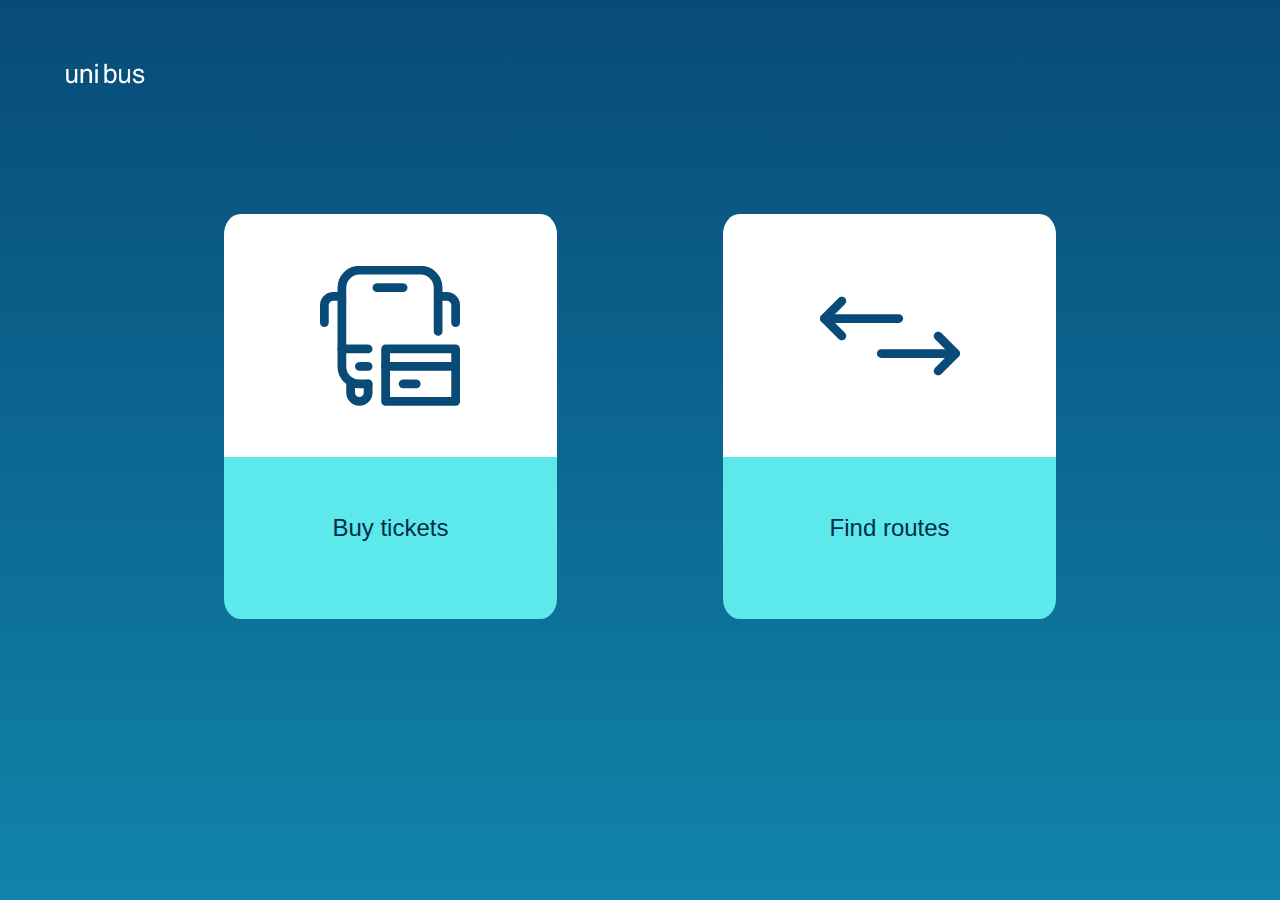
<file: index.html>
<!DOCTYPE html>
<html>
<head>
	<title>Unibus Prototype</title>
	<link rel='stylesheet' type='text/css' href='styles.css'/>
</head>
<body>
	<header id='banner'>
		<a href='index.html'>
			<div id='logo'>
			</div>
		</a>
		<div id='homeSelection'>
			<div id='buyTickets'>
				<a href='tickets.html'>
					<div class='selectTop' id='ticketImage'>
					</div>
					<div class='selectBottom'>
						<h2>Buy tickets</h2>
					</div>
				</a>
			</div>
			<div id='findRoute'>
				<div class='selectTop' id='routeImage'>
				</div>
				<div class='selectBottom'>
					<h2>Find routes</h2>
				</div>
			</div>

		</div>
	</header>
</body>
</html>
</file>
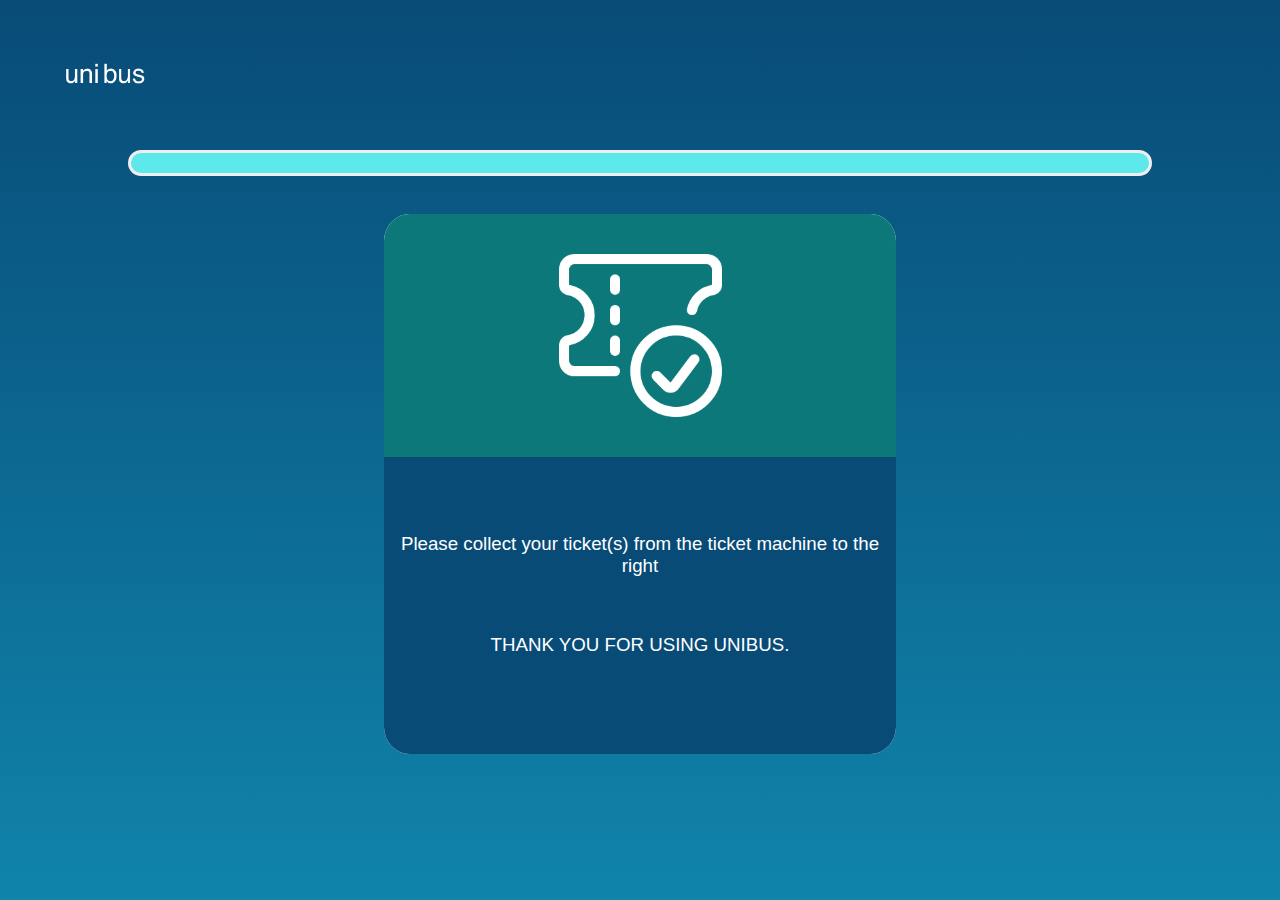
<file: Confirmation.html>
<!DOCTYPE html>
<html>
<head>
	<title>Unibus Prototype</title>
	<link rel='stylesheet' type='text/css' href='styles.css'/>
</head>
<body>
	<header id='banner'>
		<a href='index.html'>
			<div id='logo'>
			</div>
		</a>

		<div id="progressbar4">
  			<div></div>
		</div>
		<div id='confirmedContainer'>
			<div id='confirmed'>
				<div id='confirmedTop'>
					<div id='confirmedIcon'>
					</div>
				</div>
				<div id='confirmedBottom'>
					<h3>Please collect your ticket(s) from the ticket machine to the right</h3>
					<h3 class='confirmTitle'>Thank you for using UNIBUS.</h3>
				</div>
			</div>
		</div>
	</header>
</body>
</html>
</file>
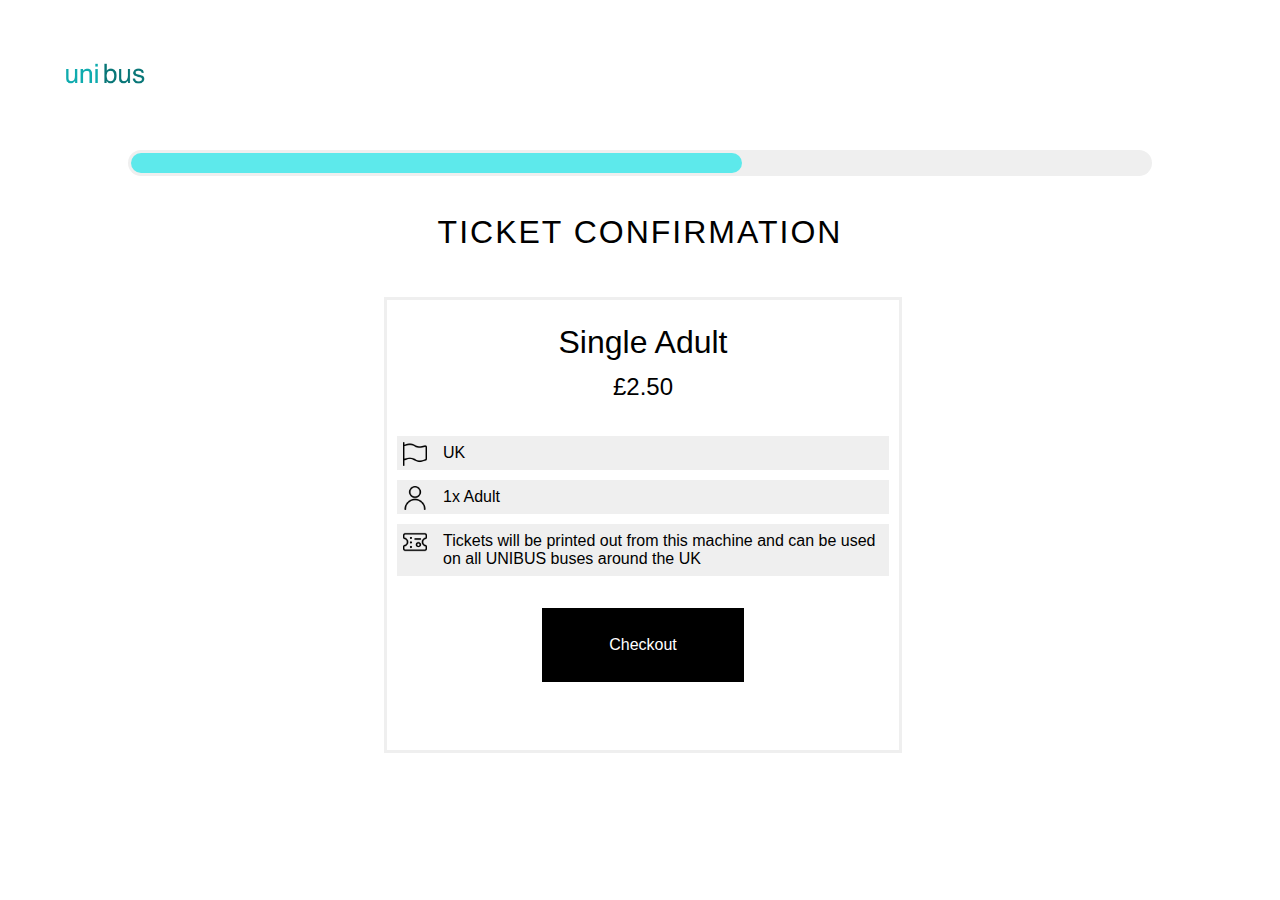
<file: SingleAdultTicket.html>
<!DOCTYPE html>
<html>
<head>
	<title>Unibus Prototype</title>
	<link rel='stylesheet' type='text/css' href='styles.css'>
</head>
<body>
	<header>
		<a href='index.html'>
			<div id='logo2'>
			</div>
		</a>

		<div id="progressbar3">
  			<div></div>
		</div>

		<h1 class='ticketHeadings'>Ticket Confirmation</h1>

		<div class='confirmation'>
			<div class='confirmationForm'>
				<div class='confirmUpper'>
					<h1>Single Adult</h1>
					<h2>£2.50</h2>
				</div>
				<div class='confirmLower'>
					<div class='confirmInfo'>
						<div class='iconImg' id='flagIcon'>
						</div>
						<h4>UK</h4>
					</div>
					<div class='confirmInfo'>
						<div class='iconImg' id='userIcon'>
						</div>
						<h4>1x Adult</h4>
					</div>
					<div class='confirmInfo'>
						<div class='iconImg' id='ticketIcon'>
						</div>
						<h4>Tickets will be printed out from this machine and can be used on all UNIBUS buses around the UK</h4>
					</div>
					<div class='checkoutHolder'>
						<a href='Confirmation.html'>
							<div class='checkoutButton'>
								Checkout
							</div>
						</a>
					</div>
				</div>
			</div>
		</div>
	</header>
</body>
</html>
</file>
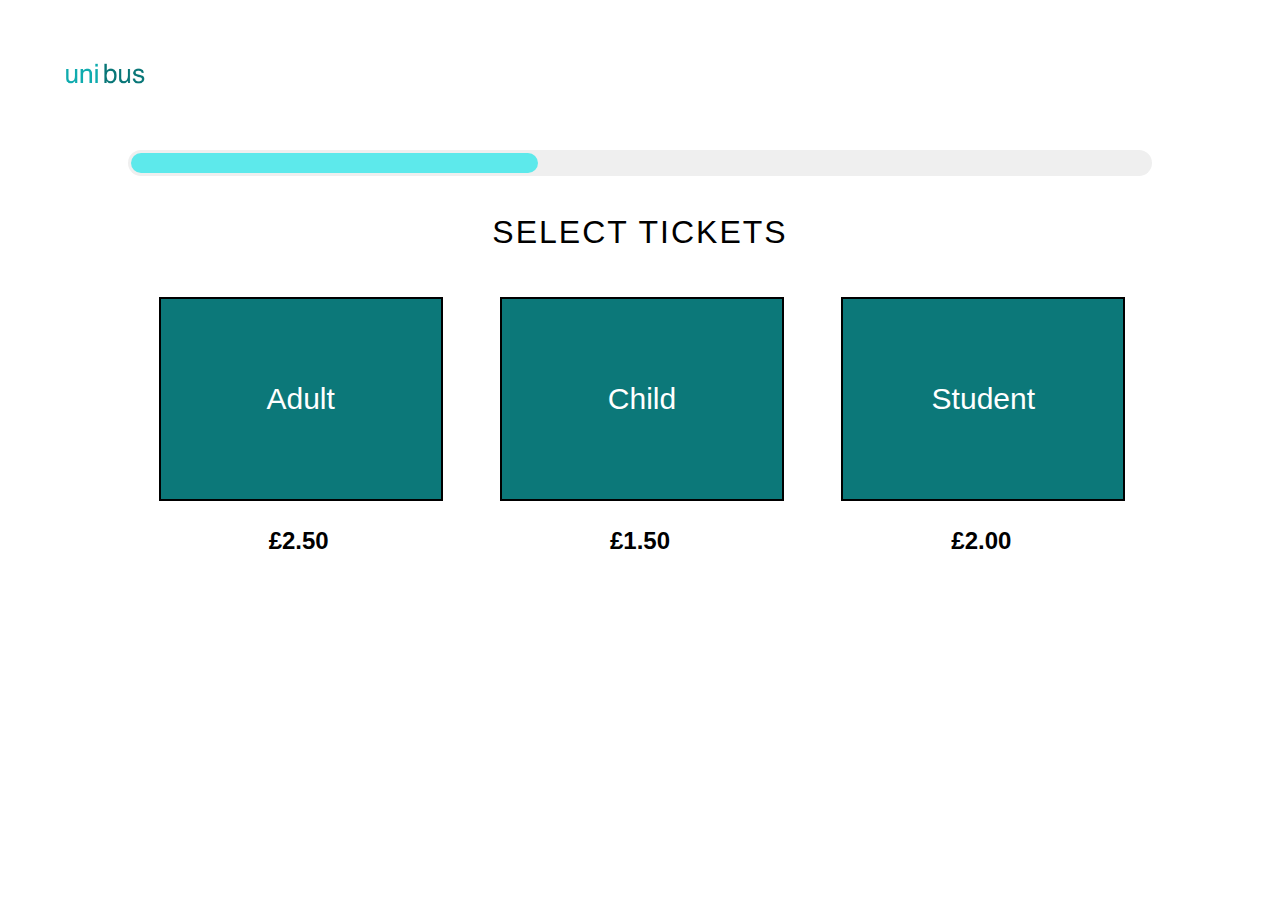
<file: SingleTicket.html>
<!DOCTYPE html>
<html>
<head>
	<title>Unibus Prototype</title>
	<link rel='stylesheet' type='text/css' href='styles.css'>
</head>
<body>
	<header>
		<a href='index.html'>
			<div id='logo2'>
			</div>
		</a>

		<div id="progressbar2">
  			<div></div>
		</div>

		<h1 class='ticketHeadings'>Select tickets</h1>
		<div class='container'>
			<div class='left innerContainer'>
				<a href='SingleAdultTicket.html'>
					<div class='innerContent'>
						<h4>Adult</h4>
					</div>
				</a>
				<div class='innerText single'>
					<h2>£2.50</h2>
				</div>
			</div>
			<div class='middle innerContainer'>
				<div class='innerContent'>
					<h4>Child</h4>
				</div>
				<div class='innerText single'>
					<h2>£1.50</h2>
				</div>
			</div>
			<div class='right innerContainer'>
				<div class='innerContent'>
					<h4>Student</h4>
				</div>
				<div class='innerText single'>
					<h2>£2.00</h2>
				</div>
			</div>
		</div>
	</header>
</body>
</html>
</file>
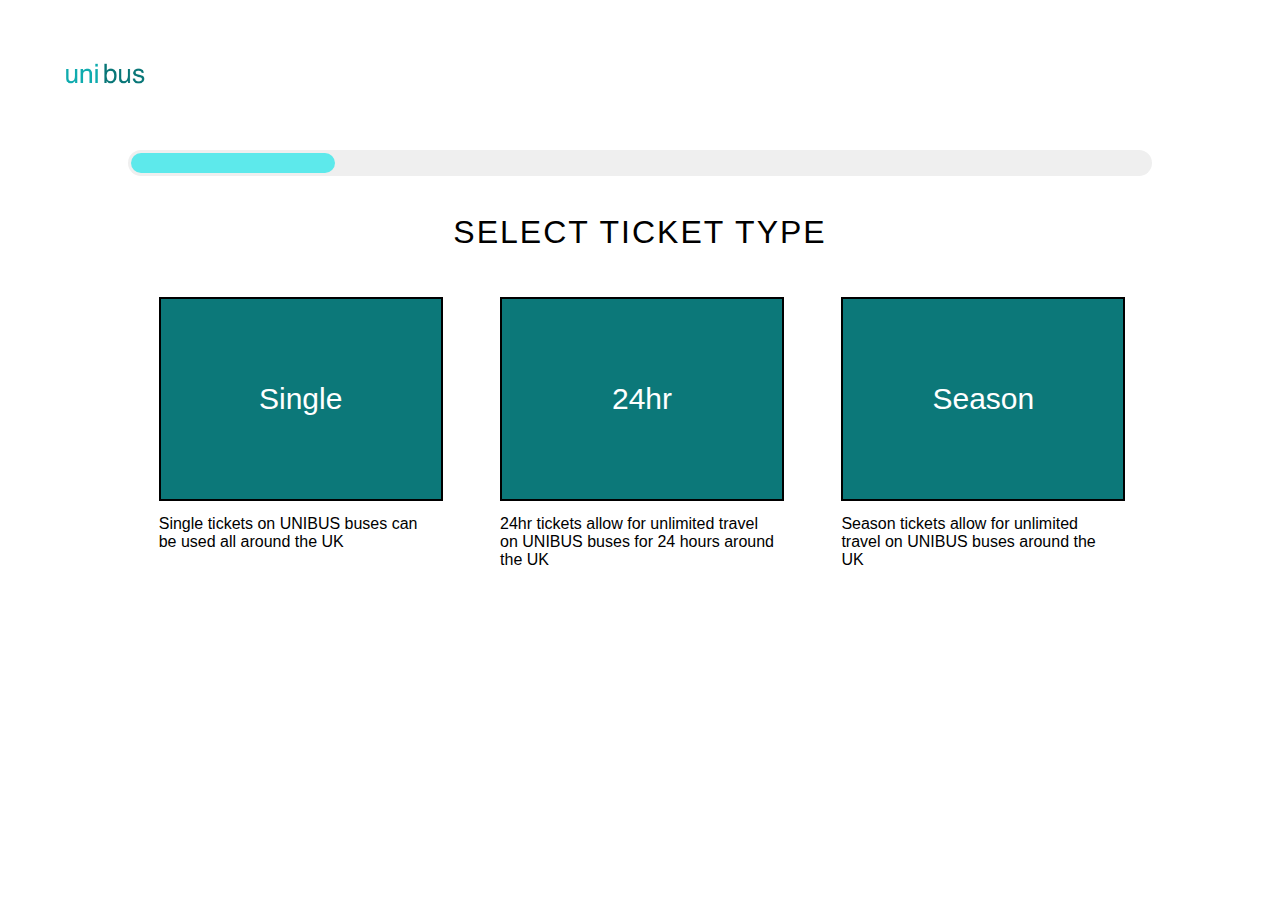
<file: tickets.html>
<!DOCTYPE html>
<html>
<head>
	<title>Unibus Prototype</title>
	<link rel='stylesheet' type='text/css' href='styles.css'>
</head>
<body>
	<header>
		<a href='index.html'>
			<div id='logo2'>
			</div>
		</a>

		<div id="progressbar">
  			<div></div>
		</div>

		<h1 class='ticketHeadings'>Select ticket type</h1>
		<div class='container'>
			<div class='left innerContainer'>
				<a href='SingleTicket.html'>
					<div class='innerContent'>
						<h4>Single</h4>
					</div>
				</a>
				<div class='innerText'>
					<h5>Single tickets on UNIBUS buses can be used all around the UK</h5>
				</div>
			</div>
			<div class='middle innerContainer'>
				<div class='innerContent'>
					<h4>24hr</h4>
				</div>
				<div class='innerText'>
					<h5>24hr tickets allow for unlimited travel on UNIBUS buses for 24 hours around the UK</h5>
				</div>
			</div>
			<div class='right innerContainer'>
				<div class='innerContent'>
					<h4>Season</h4>
				</div>
				<div class='innerText'>
					<h5>Season tickets allow for unlimited travel on UNIBUS buses around the UK</h5>
				</div>
			</div>
		</div>
	</header>
</body>
</html>
</file>
<file: styles.css>
/* ALL */
* {
	margin: 0;
	padding: 0;
	font-family: Helvetica;
	font-weight: 400;
	color: #fff;
}

a:link {
	text-decoration: none;
}

/** Home **/
/* Banner */

#banner {
	height: 100vh;
	width: 100vw;
	background-image: linear-gradient(#084B77, #1084AB);
}

#logo {
	width: 150px;
	height: 150px;
	background-image: url('images/LogoWhite.png');
	background-size: cover;
	background-position: center;
	position: relative;
	left: 30px;
}


/* Home page details */

#homeSelection {
	top: 15%;
	height: 45vh;
	width: 65vw;
	position: center;
	margin: auto;
	display: flex;
	padding-top: 5%;
}


#buyTickets, #findRoute {
	width: 50%;
	height: 100%;
	border-radius: 5%;
	overflow: hidden;
}

#buyTickets {
	margin-right: 20%;
}

/*#buyTickets a:link {
	text-decoration: none;
}*/

.selectTop {
	height: 60%;
	background-color: #fff;
}

.selectBottom {
	height: 40%;
	background-color: #5DE9EB;
}

.selectBottom h2 {
	text-align: center;
	position: relative;
	top: 35%;
	color: #022D49;
}

#ticketImage {
	background-image: url('images/busTicket.png');
	background-repeat: no-repeat;
	background-position: center;
}

#routeImage {
	background-image: url('images/arrowRoute.png');
	background-repeat: no-repeat;
	background-position: center;
}




/* Tickets page */

.container {
	/*background-color: blue;*/
	display: flex;
	flex-wrap: nowrap;
	width: 80vw;
	margin: 0 auto;
	position: relative;
	margin-top: 15px;
}

/*.container h4 {
	color: black;
}*/

.container .innerContainer {
	/*background-color: #0C7879;*/
	width: 33.33%;
	margin: 3%;
}

.container .innerContainer .innerContent{
	background-color: #0C7879;
	width: 100%;
  	text-align: center;
  	line-height: 200px;
  	font-size: 30px;
  	border: 2px solid black;
  	color: white;
}

.innerContainer .innerText {
	margin-top: 5%;
}

.innerContainer .innerText h5{
	color: black;
	font-size: 16px;
}


.ticketHeadings {
	color: black;
	text-align: center;
	letter-spacing: 2px;
	font-size: 32px;
	text-transform: uppercase;
}

#logo2 {
	width: 150px;
	height: 150px;
	background-image: url('images/Logo.png');
	background-size: cover;
	background-position: center;
	position: relative;
	left: 30px;
}


#progressbar {
  background-color: #efefef;
  border-radius: 13px;
  /* (height of inner div) / 2 + padding */
  padding: 3px;
  margin: 0 10% 3% 10%;
}

#progressbar > div {
  background-color: #5DE9EB;
  width: 20%;
  /* Adjust with JavaScript */
  height: 20px;
  border-radius: 10px;
}



#progressbar2 {
  background-color: #efefef;
  border-radius: 13px;
  /* (height of inner div) / 2 + padding */
  padding: 3px;
  margin: 0 10% 3% 10%;
}

#progressbar2 > div {
  background-color: #5DE9EB;
  width: 40%;
  /* Adjust with JavaScript */
  height: 20px;
  border-radius: 10px;
}


#progressbar3 {
  background-color: #efefef;
  border-radius: 13px;
  /* (height of inner div) / 2 + padding */
  padding: 3px;
  margin: 0 10% 3% 10%;
}

#progressbar3 > div {
  background-color: #5DE9EB;
  width: 60%;
  /* Adjust with JavaScript */
  height: 20px;
  border-radius: 10px;
}


#progressbar4 {
  background-color: #efefef;
  border-radius: 13px;
  /* (height of inner div) / 2 + padding */
  padding: 3px;
  margin: 0 10% 3% 10%;
}

#progressbar4 > div {
  background-color: #5DE9EB;
  width: 100%;
  /* Adjust with JavaScript */
  height: 20px;
  border-radius: 10px;
}


@keyframes progressbar{
  0% {
    width: 0%;
  }
  100% {
    width: 20%;
  }
}

@keyframes progressbar2{
  0% {
    width: 20%;
  }
  100% {
    width: 40%;
  }
}

@keyframes progressbar3{
  0% {
    width: 40%;
  }
  100% {
    width: 60%;
  }
}

@keyframes progressbar4{
  0% {
    width: 60%;
  }
  100% {
    width: 100%;
  }
}


#progressbar div{  
  /* This section calls the slideInFromLeft animation we defined above */
  animation: 0.75s ease-out 0s 1 progressbar;
}


#progressbar2 div{  
  /* This section calls the slideInFromLeft animation we defined above */
  animation: 0.75s ease-out 0s 1 progressbar2;
}

#progressbar3 div{  
  /* This section calls the slideInFromLeft animation we defined above */
  animation: 0.75s ease-out 0s 1 progressbar3;
}

#progressbar4 div{  
  /* This section calls the slideInFromLeft animation we defined above */
  animation: 0.75s ease-out 0s 1 progressbar4;
}

/* Single Ticket Page */


.single h2 {
	color: black;
	font-size: 24px;
	text-align: center;
	padding: 12px;
	font-weight: bold;
}



/* Single Adult Ticket */ 

.confirmation {
	width: 40%;
	padding: 2%;
	height: 50vh;
	/*background-color: black;*/
	margin: 0 auto;
	margin-top: 20px;
	text-align: center;
}

.confirmUpper h2, .confirmUpper h1 {
	padding: 6px;
	color: black;
}

.confirmUpper {
	height: 20%;
	/*background-color: lightgray;*/
	padding: 18px;
}

.confirmationForm {
	background-color: white;
	width: 100%;
	height: 100%;
	border: 3px solid #efefef;

} 

.confirmInfo {
	background-color: #efefef;
	margin: 10px;
}

.confirmInfo h4{
	color: black;
	text-align: left;
	padding: 8px;
	position: relative;
	left: 10px;
}

.checkoutHolder {
	padding: 12px;
}


.checkoutButton {
	background-color: black;
	width: 30%;
	margin: 0 auto;
	padding: 28px;
	margin-top: 10px;
}


.iconImg {
	height: 20px;
	width: 20px;
	background-repeat: no-repeat;
	background-size: cover;
	float: left;
	padding: 2px;
	margin: 6px;
}

#flagIcon {
	background-image: url('images/flag.png');
}

#userIcon {
	background-image: url('images/user.png');
}

#ticketIcon {
	background-image: url('images/ticket.png');
}


/* Confirmation Page */

#confirmedContainer {
	width: 40vw;
	background-color: white;
	height: 60vh;
	margin: 0 auto;
	border-radius: 5%;
	overflow: hidden;
}

#confirmed {
	height: 100%;
	width: 100%;
}

#confirmedTop {
	width: 100%;
	height: 45%;
	background-color: #0C7879;
	padding: 40px;
	box-sizing: border-box; 
	margin: 0 auto;
}

#confirmedBottom h3 {
	color: black;
}


#confirmedIcon {
	height: 100%;
	background-image: url('images/TicketMarkW.png');
	background-repeat: no-repeat;
	background-position: center;
	background-size: auto 100%;
	margin: 0 auto;
}

#confirmedBottom {
	height: 55%;
	background-color: #084B77;
}

#confirmedBottom h3 {
	padding: 16px;
	text-align: center; 
	position: relative;
	top: 20%;
	color: white;
}

.confirmTitle {
	margin-top: 5%;
	text-transform: uppercase;
}
</file>
